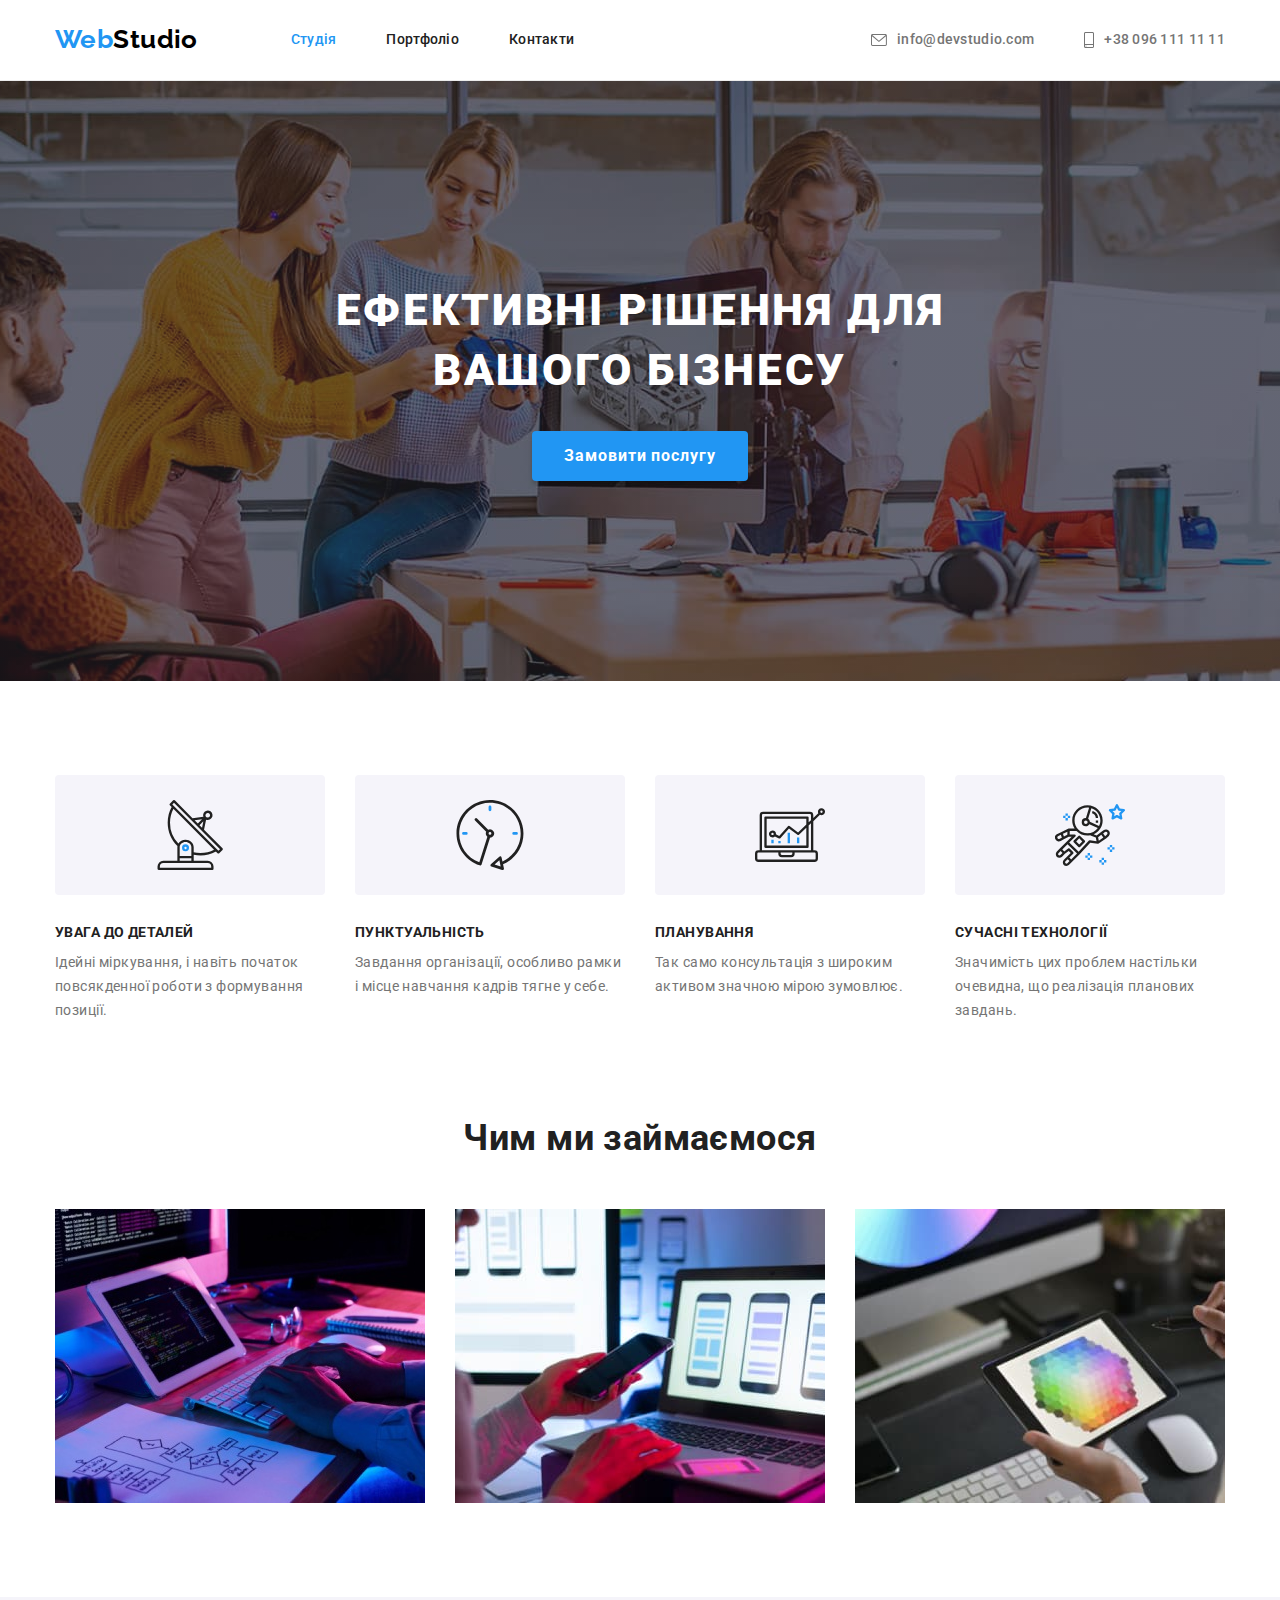
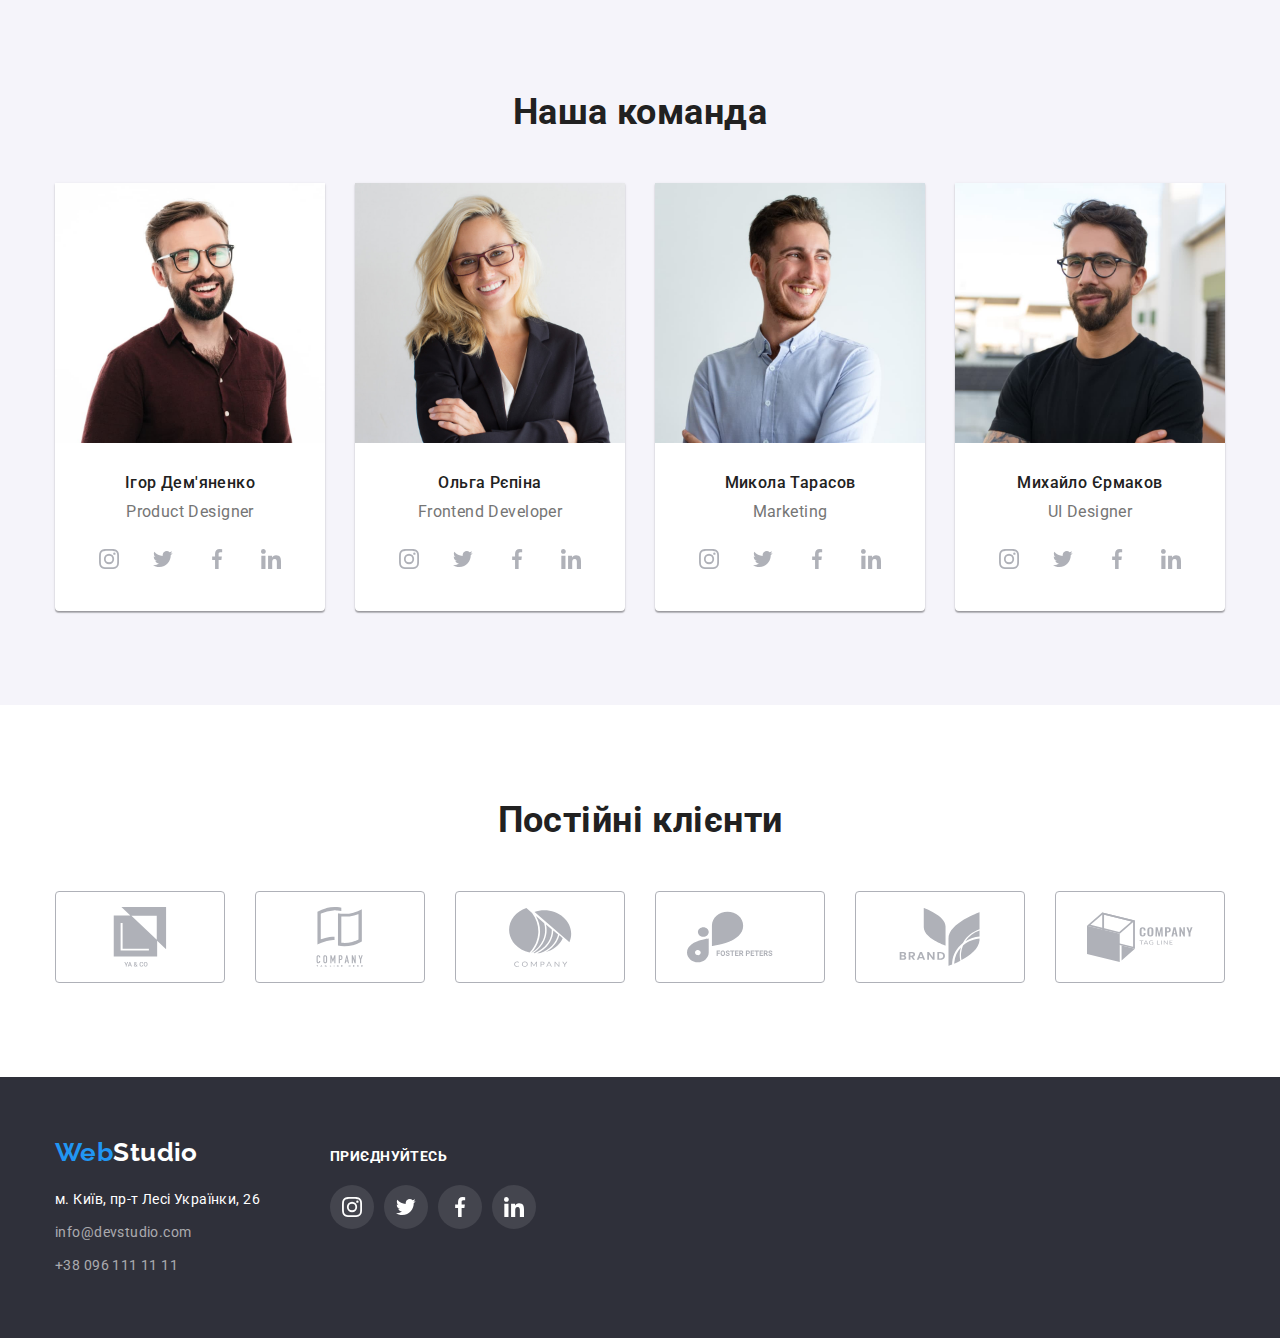
<file: index.html>
<!DOCTYPE html>
<html lang="uk">
  <head>
    <meta charset="UTF-8" />
    <meta http-equiv="X-UA-Compatible" content="IE=edge" />
    <meta name="viewport" content="width=device-width, initial-scale=1.0" />
    <title>WebStudio</title>
    <link rel="preconnect" href="https://fonts.googleapis.com" />
    <link rel="preconnect" href="https://fonts.gstatic.com" crossorigin />
    <link
      href="https://fonts.googleapis.com/css2?family=Raleway:wght@700&family=Roboto:wght@400;500;700;900&display=swap"
      rel="stylesheet"
    />
    <link
      rel="stylesheet"
      href="https://cdnjs.cloudflare.com/ajax/libs/modern-normalize/1.1.0/modern-normalize.min.css"
    />
    <link rel="stylesheet" href="./css/styles.css" />
  </head>
  <body>
    <!--Heder-->
    <header class="header">
      <div class="header-body container">
        <nav class="header-nav">
          <a class="header-logo link" href="./index.html">
            <span class="accent">Web</span>Studio
          </a>
          <ul class="nav-list list">
            <li class="item">
              <a class="nav-link current link" href="./index.html">Студія</a>
            </li>
            <li class="item">
              <a class="nav-link link" href="./portfolio.html">Портфоліо</a>
            </li>
            <li class="item">
              <a class="nav-link link" href="#">Контакти</a>
            </li>
          </ul>
        </nav>
        <ul class="header-contacts list">
          <li class="item">
            <a class="contacts link" href="mailto:@devstudio.com">
              <svg class="icon" width="16" height="12">
                <use href="./images/icons.svg#icon-envelope"></use>
              </svg>
              info@devstudio.com
            </a>
          </li>
          <li class="item">
            <a class="contacts link" href="tel:+380961111111"
              ><svg class="icon" width="10" height="16">
                <use href="./images/icons.svg#icon-smartphone"></use></svg
              >+38 096 111 11 11
            </a>
          </li>
        </ul>
      </div>
    </header>
    <!--Main content-->
    <main>
      <section class="hero">
        <h1 class="hero-title">Ефективні рішення для вашого бізнесу</h1>
        <button class="button" type="button">Замовити послугу</button>
      </section>
      <section class="benefits-section">
        <div class="container">
          <h2 class="visually-hidden">Переваги</h2>
          <ul class="benefits-list list">
            <li class="item">
              <div class="benefits-icon">
                <svg class="icon" width="70" height="70">
                  <use href="./images/icons.svg#icon-antenna"></use>
                </svg>
              </div>
              <h3 class="benefits-title">УВАГА ДО ДЕТАЛЕЙ</h3>
              <p class="benefits-desc">
                Ідейні міркування, і навіть початок повсякденної роботи з
                формування позиції.
              </p>
            </li>
            <li class="item">
              <div class="benefits-icon">
                <svg class="icon" width="70" height="70">
                  <use href="./images/icons.svg#icon-clock"></use>
                </svg>
              </div>
              <h3 class="benefits-title">ПУНКТУАЛЬНІСТЬ</h3>
              <p class="benefits-desc">
                Завдання організації, особливо рамки і місце навчання кадрів
                тягне у себе.
              </p>
            </li>
            <li class="item">
              <div class="benefits-icon">
                <svg class="icon" width="70" height="70">
                  <use href="./images/icons.svg#icon-diagram"></use>
                </svg>
              </div>
              <h3 class="benefits-title">ПЛАНУВАННЯ</h3>
              <p class="benefits-desc">
                Так само консультація з широким активом значною мірою зумовлює.
              </p>
            </li>
            <li class="item">
              <div class="benefits-icon">
                <svg class="icon" width="70" height="70">
                  <use href="./images/icons.svg#icon-astronaut"></use>
                </svg>
              </div>
              <h3 class="benefits-title">СУЧАСНІ ТЕХНОЛОГІЇ</h3>
              <p class="benefits-desc">
                Значимість цих проблем настільки очевидна, що реалізація
                планових завдань.
              </p>
            </li>
          </ul>
        </div>
      </section>
      <section class="activity-section">
        <div class="container">
          <h2 class="section-title">Чим ми займаємося</h2>
          <ul class="activity-list list">
            <li class="item">
              <img
                src="./images/web-development.jpg"
                alt="Web-розробник пише код майбутньго сайту"
                width="370"
                height="294"
              />
            </li>
            <li class="item">
              <img
                src="./images/mobile-application.jpg"
                alt="Web-розробник створює мобільний додаток"
                width="370"
                height="294"
              />
            </li>
            <li class="item">
              <img
                src="./images/web-design.jpg"
                alt="Web-дизайнер обираю кольори для макету сайту"
                width="370"
                height="294"
              />
            </li>
          </ul>
        </div>
      </section>
      <section class="team section">
        <div class="container">
          <h2 class="section-title">Наша команда</h2>
          <ul class="team-list list">
            <li class="team-item">
              <img 
                src="./images/ihor-demyanenko.jpg"
                alt="Усміхнений молодий чоловік в окулярах з бородою"
                width="270"
                height="260"
              />
              <div class="team-container">
                <h3 class="team-title">Ігор Дем'яненко</h3>
                <p class="team-desc" lang="en">Product Designer</p>
                <ul class="team-social list">
                  <li>
                    <a class="list-icon" href="#">
                      <svg class="icon" width="20" height="20">
                        <use href="./images/icons.svg#icon-instagram"></use>
                      </svg>
                    </a>
                  </li>
                  <li>
                    <a class="list-icon" href="#">
                      <svg class="icon" width="20" height="20">
                        <use href="./images/icons.svg#icon-twitter"></use>
                      </svg>
                    </a>
                  </li>
                  <li>
                    <a class="list-icon" href="#">
                      <svg class="icon" width="20" height="20">
                        <use href="./images/icons.svg#icon-facebook"></use>
                      </svg>
                    </a>
                  </li>
                  <li>
                    <a class="list-icon" href="#">
                      <svg class="icon" width="20" height="20">
                        <use href="./images/icons.svg#icon-linkedin"></use>
                      </svg>
                    </a>
                  </li>
                </ul>
              </div>
            </li>
            <li class="team-item">
              <img
                src="./images/olga-repina.jpg"
                alt="Красива, молода, усміхнена жінка в окулярах, блондинка"
                width="270"
                height="260"
              />
              <div class="team-container">
                <h3 class="team-title">Ольга Рєпіна</h3>
                <p class="team-desc" lang="en">Frontend Developer</p>
                <ul class="team-social list">
                  <li>
                    <a class="list-icon" href="#">
                      <svg class="icon" width="20" height="20">
                        <use href="./images/icons.svg#icon-instagram"></use>
                      </svg>
                    </a>
                  </li>
                  <li>
                    <a class="list-icon" href="#">
                      <svg class="icon" width="20" height="20">
                        <use href="./images/icons.svg#icon-twitter"></use>
                      </svg>
                    </a>
                  </li>
                  <li>
                    <a class="list-icon" href="#">
                      <svg class="icon" width="20" height="20">
                        <use href="./images/icons.svg#icon-facebook"></use>
                      </svg>
                    </a>
                  </li>
                  <li>
                    <a class="list-icon" href="#">
                      <svg class="icon" width="20" height="20">
                        <use href="./images/icons.svg#icon-linkedin"></use>
                      </svg>
                    </a>
                  </li>
                </ul>
              </div>
            </li>
            <li class="team-item">
              <img
                src="./images/mykola-tarasov.jpg"
                alt="Усміхнений молодий чоловік зі стильною зачіскою"
                width="270"
                height="260"
              />
              <div class="team-container">
                <h3 class="team-title">Микола Тарасов</h3>
                <p class="team-desc" lang="en">Marketing</p>
                <ul class="team-social list">
                  <li>
                    <a class="list-icon" href="#">
                      <svg class="icon" width="20" height="20">
                        <use href="./images/icons.svg#icon-instagram"></use>
                      </svg>
                    </a>
                  </li>
                  <li>
                    <a class="list-icon" href="#">
                      <svg class="icon" width="20" height="20">
                        <use
                          class="icon"
                          href="./images/icons.svg#icon-twitter"
                        ></use>
                      </svg>
                    </a>
                  </li>
                  <li>
                    <a class="list-icon" href="#">
                      <svg class="icon" width="20" height="20">
                        <use href="./images/icons.svg#icon-facebook"></use>
                      </svg>
                    </a>
                  </li>
                  <li>
                    <a class="list-icon" href="#">
                      <svg class="icon" width="20" height="20">
                        <use href="./images/icons.svg#icon-linkedin"></use>
                      </svg>
                    </a>
                  </li>
                </ul>
              </div>
            </li>
            <li class="team-item">
              <img
                src="./images/mykhailo-yermakov.jpg"
                alt="Русявий молодий чоловік з бородою в окулярах"
                width="270"
                height="260"
              />
              <div class="team-container">
                <h3 class="team-title">Михайло Єрмаков</h3>
                <p class="team-desc" lang="en">UI Designer</p>
                <ul class="team-social list">
                  <li>
                    <a class="list-icon" href="#">
                      <svg class="icon" width="20" height="20">
                        <use href="./images/icons.svg#icon-instagram"></use>
                      </svg>
                    </a>
                  </li>
                  <li>
                    <a class="list-icon" href="#">
                      <svg class="icon" width="20" height="20">
                        <use href="./images/icons.svg#icon-twitter"></use>
                      </svg>
                    </a>
                  </li>
                  <li>
                    <a class="list-icon" href="#">
                      <svg class="icon" width="20" height="20">
                        <use href="./images/icons.svg#icon-facebook"></use>
                      </svg>
                    </a>
                  </li>
                  <li>
                    <a class="list-icon" href="#">
                      <svg class="icon" width="20" height="20">
                        <use href="./images/icons.svg#icon-linkedin"></use>
                      </svg>
                    </a>
                  </li>
                </ul>
              </div>
            </li>
          </ul>
        </div>
      </section>
      <section class="section">
        <div class="container">
          <h2 class="section-title">Постійні клієнти</h2>
          <ul class="clients-list list">
            <li>
              <a class="client-icon" href="#">
                <svg class="icon" width="106" height="60">
                  <use href="./images/icons.svg#icon-company-1"></use>
                </svg>
              </a>
            </li>
            <li>
              <a class="client-icon" href="#">
                <svg class="icon" width="106" height="60">
                  <use href="./images/icons.svg#icon-company-2"></use>
                </svg>
              </a>
            </li>
            <li>
              <a class="client-icon" href="#">
                <svg class="icon" width="106" height="60">
                  <use href="./images/icons.svg#icon-company-3"></use>
                </svg>
              </a>
            </li>
            <li>
              <a class="client-icon" href="#">
                <svg class="icon" width="106" height="60">
                  <use href="./images/icons.svg#icon-company-4"></use>
                </svg>
              </a>
            </li>
            <li>
              <a class="client-icon" href="#">
                <svg class="icon" width="106" height="60">
                  <use href="./images/icons.svg#icon-company-5"></use>
                </svg>
              </a>
            </li>
            <li>
              <a class="client-icon" href="#">
                <svg class="icon" width="106" height="60">
                  <use href="./images/icons.svg#icon-company-6"></use>
                </svg>
              </a>
            </li>
          </ul>
        </div>
      </section>
    </main>
    <!--Footer-->
    <footer class="footer">
      <div class="footer-container container">
        <div class="item-address">
          <a class="footer-logo link" href="./index.html">
            <span class="accent">Web</span>Studio
          </a>
          <div class="footer-address">
            <ul class="footer-contacts list">
              <li class="item">
                <a
                  class="address link"
                  href="https://goo.gl/maps/tie1WCM4w2AjtQoDA"
                  target="_blank"
                  rel="noopener noreferrer nofollow"
                  >м. Київ, пр-т Лесі Українки, 26
                </a>
              </li>
              <li class="item">
                <a class="contacts link" href="mailto:@devstudio.com"
                  >info@devstudio.com
                </a>
              </li>
              <li class="item">
                <a class="contacts link" href="tel:+380961111111"
                  >+38 096 111 11 11
                </a>
              </li>
            </ul>
          </div>
        </div>
        <div class="item-socials">
          <h2 class="title-socials">Приєднуйтесь</h2>
          <ul class="socials-list list">
            <li>
              <a class="list-icon" href="#">
                <svg class="icon" width="20" height="20">
                  <use href="./images/icons.svg#icon-instagram"></use>
                </svg>
              </a>
            </li>
            <li>
              <a class="list-icon" href="#">
                <svg class="icon" width="20" height="20">
                  <use href="./images/icons.svg#icon-twitter"></use>
                </svg>
              </a>
            </li>
            <li>
              <a class="list-icon" href="#">
                <svg class="icon" width="20" height="20">
                  <use href="./images/icons.svg#icon-facebook"></use>
                </svg>
              </a>
            </li>
            <li>
              <a class="list-icon" href="#">
                <svg class="icon" width="20" height="20">
                  <use href="./images/icons.svg#icon-linkedin"></use>
                </svg>
              </a>
            </li>
          </ul>
        </div>
      </div>
    </footer>
  </body>
</html>
</file>
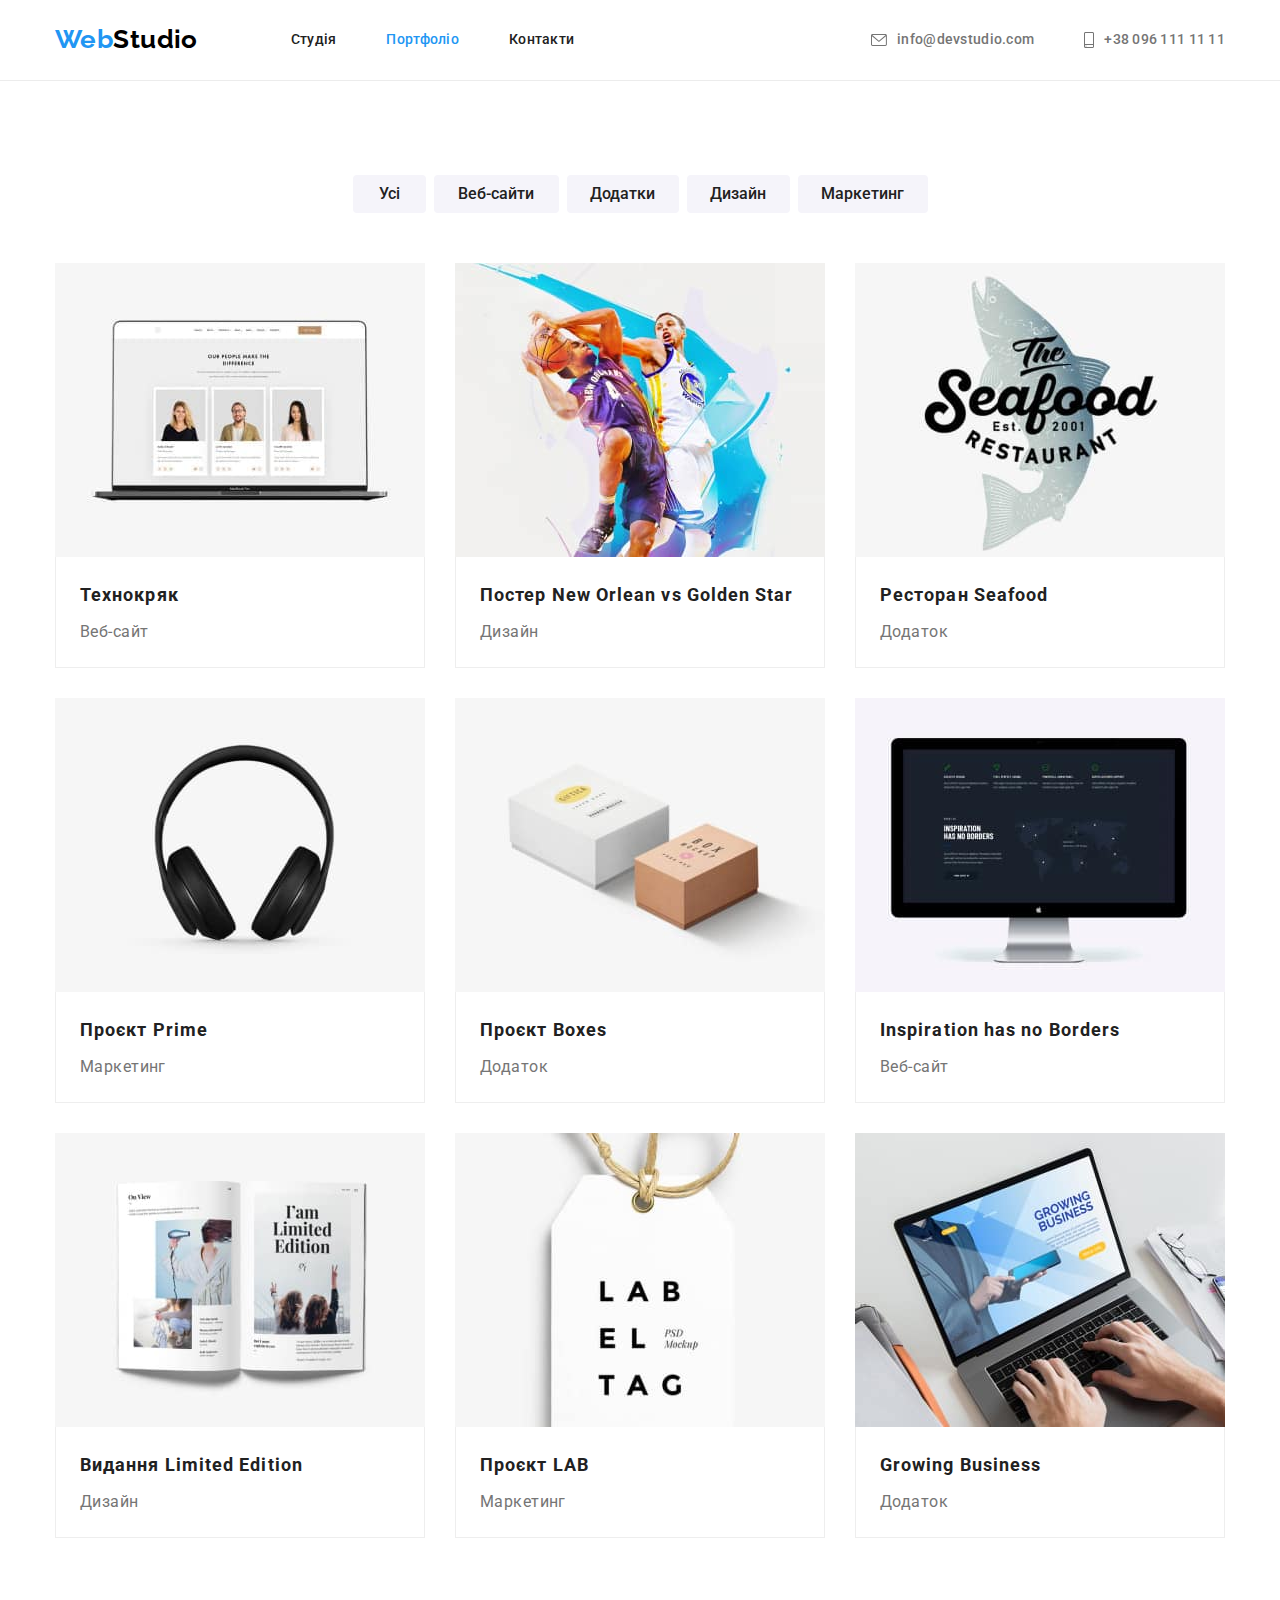
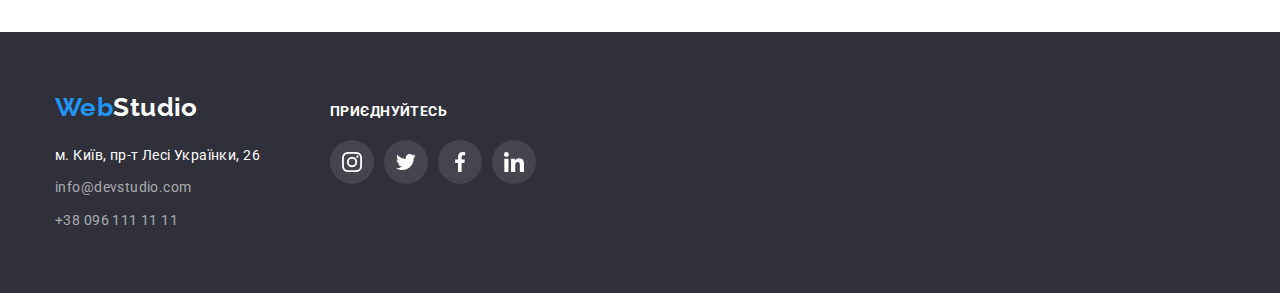
<file: portfolio.html>
<!DOCTYPE html>
<html lang="uk">
  <head>
    <meta charset="UTF-8" />
    <meta http-equiv="X-UA-Compatible" content="IE=edge" />
    <meta name="viewport" content="width=device-width, initial-scale=1.0" />
    <title>Портфоліо</title>
    <link rel="preconnect" href="https://fonts.googleapis.com" />
    <link rel="preconnect" href="https://fonts.gstatic.com" crossorigin />
    <link
      href="https://fonts.googleapis.com/css2?family=Raleway:wght@700&family=Roboto:wght@400;500;700;900&display=swap"
      rel="stylesheet"
    />
    <link
      rel="stylesheet"
      href="https://cdnjs.cloudflare.com/ajax/libs/modern-normalize/1.1.0/modern-normalize.min.css"
    />
    <link rel="stylesheet" href="./css/styles.css" />
  </head>
  <body>
    <!--Heder-->
    <header class="header">
      <div class="header-body container">
        <nav class="header-nav">
          <a class="header-logo link" href="./index.html">
            <span class="accent">Web</span>Studio
          </a>
          <ul class="nav-list list">
            <li class="item">
              <a class="nav-link link" href="./index.html">Студія</a>
            </li>
            <li class="item">
              <a class="nav-link current link" href="./portfolio.html"
                >Портфоліо
              </a>
            </li>
            <li class="item">
              <a class="nav-link link" href="#">Контакти</a>
            </li>
          </ul>
        </nav>
        <ul class="header-contacts list">
          <li class="item">
            <a class="contacts link" href="mailto:@devstudio.com">
              <svg class="icon" width="16" height="12">
                <use href="./images/icons.svg#icon-envelope"></use>
              </svg>
              info@devstudio.com
            </a>
          </li>
          <li class="item">
            <a class="contacts link" href="tel:+380961111111"
              ><svg class="icon" width="10" height="16">
                <use href="./images/icons.svg#icon-smartphone"></use></svg
              >+38 096 111 11 11
            </a>
          </li>
        </ul>
      </div>
    </header>
    <!--Main content-->
    <main>
      <section class="section">
        <div class="container">
          <h1 class="visually-hidden">Наші проекти</h1>
          <ul class="filter list">
            <li><button class="filter-btn first" type="button">Усі</button></li>
            <li>
              <button class="filter-btn second" type="button">Веб-сайти</button>
            </li>
            <li>
              <button class="filter-btn third" type="button">Додатки</button>
            </li>
            <li>
              <button class="filter-btn fourth" type="button">Дизайн</button>
            </li>
            <li>
              <button class="filter-btn fifth" type="button">Маркетинг</button>
            </li>
          </ul>
          <ul class="projects-list list">
            <li class="projects-item">
              <a
                class="link"
                href="#"
                target="_blank"
                rel="noopener noreferrer nofollow"
              >
                <img
                  src="./images/portfolio-images/portfolio-foto-1.jpg"
                  alt="Ноутбук з відкритим веб-сайтом на екрані"
                  width="370"
                  height="294"
                />
                <div class="project-container">
                  <h2 class="project-title">Технокряк</h2>
                  <p class="project-desc">Веб-сайт</p>
                </div>
              </a>
            </li>
            <li class="projects-item">
              <a
                class="link"
                href="#"
                target="_blank"
                rel="noopener noreferrer nofollow"
              >
                <img
                  src="./images/portfolio-images/portfolio-foto-2.jpg"
                  alt="Постер з баскетболістами, які грають"
                  width="370"
                  height="294"
                />
                <div class="project-container">
                  <h2 class="project-title">
                    Постер <span lang="en">New Orlean vs Golden Star</span>
                  </h2>
                  <p class="project-desc">Дизайн</p>
                </div>
              </a>
            </li>
            <li class="projects-item">
              <a
                class="link"
                href="#"
                target="_blank"
                rel="noopener noreferrer nofollow"
              >
                <img
                  src="./images/portfolio-images/portfolio-foto-3.jpg"
                  alt="Емблема ресторану морепродуктів"
                  width="370"
                  height="294"
                />
                <div class="project-container">
                  <h2 class="project-title">
                    Ресторан <span lang="en">Seafood</span>
                  </h2>
                  <p class="project-desc">Додаток</p>
                </div>
              </a>
            </li>
            <li class="projects-item">
              <a
                class="link"
                href="#"
                target="_blank"
                rel="noopener noreferrer nofollow"
              >
                <img
                  src="./images/portfolio-images/portfolio-foto-4.jpg"
                  alt="Навушники"
                  width="370"
                  height="294"
                />
                <div class="project-container">
                  <h2 class="project-title">
                    Проєкт <span lang="en">Prime</span>
                  </h2>
                  <p class="project-desc">Маркетинг</p>
                </div>
              </a>
            </li>
            <li class="projects-item">
              <a
                class="link"
                href="#"
                target="_blank"
                rel="noopener noreferrer nofollow"
              >
                <img
                  src="./images/portfolio-images/portfolio-foto-5.jpg"
                  alt="Дві картонні коробки"
                  width="370"
                  height="294"
                />
                <div class="project-container">
                  <h2 class="project-title">
                    Проєкт <span lang="en">Boxes</span>
                  </h2>
                  <p class="project-desc">Додаток</p>
                </div>
              </a>
            </li>
            <li class="projects-item">
              <a
                class="link"
                href="#"
                target="_blank"
                rel="noopener noreferrer nofollow"
              >
                <img
                  src="./images/portfolio-images/portfolio-foto-6.jpg"
                  alt="Комп'ютер з відкритим веб-сайтом на екрані"
                  width="370"
                  height="294"
                />
                <div class="project-container">
                  <h2 class="project-title" lang="en">
                    Inspiration has no Borders
                  </h2>
                  <p class="project-desc">Веб-сайт</p>
                </div>
              </a>
            </li>
            <li class="projects-item">
              <a
                class="link"
                href="#"
                target="_blank"
                rel="noopener noreferrer nofollow"
              >
                <img
                  src="./images/portfolio-images/portfolio-foto-7.jpg"
                  alt="Відкритий журнал"
                  width="370"
                  height="294"
                />
                <div class="project-container">
                  <h2 class="project-title">
                    Видання <span lang="en">Limited Edition</span>
                  </h2>
                  <p class="project-desc">Дизайн</p>
                </div>
              </a>
            </li>
            <li class="projects-item">
              <a
                class="link"
                href="#"
                target="_blank"
                rel="noopener noreferrer nofollow"
              >
                <img
                  src="./images/portfolio-images/portfolio-foto-8.jpg"
                  alt="Бірка з назвою поєкту"
                  width="370"
                  height="294"
                />
                <div class="project-container">
                  <h2 class="project-title">Проєкт LAB</h2>
                  <p class="project-desc">Маркетинг</p>
                </div>
              </a>
            </li>
            <li class="projects-item">
              <a
                class="link"
                href="#"
                target="_blank"
                rel="noopener noreferrer nofollow"
              >
                <img
                  src="./images/portfolio-images/portfolio-foto-9.jpg"
                  alt="Людина працює за ноутбуком"
                  width="370"
                  height="294"
                />
                <div class="project-container">
                  <h2 class="project-title" lang="en">Growing Business</h2>
                  <p class="project-desc">Додаток</p>
                </div>
              </a>
            </li>
          </ul>
        </div>
      </section>
    </main>
    <!--Footer-->
    <footer class="footer">
      <div class="footer-container container">
        <div class="item-address">
          <a class="footer-logo link" href="./index.html">
            <span class="accent">Web</span>Studio
          </a>
          <div class="footer-address">
            <ul class="footer-contacts list">
              <li class="item">
                <a
                  class="address link"
                  href="https://goo.gl/maps/tie1WCM4w2AjtQoDA"
                  target="_blank"
                  rel="noopener noreferrer nofollow"
                  >м. Київ, пр-т Лесі Українки, 26
                </a>
              </li>
              <li class="item">
                <a class="contacts link" href="mailto:@devstudio.com"
                  >info@devstudio.com
                </a>
              </li>
              <li class="item">
                <a class="contacts link" href="tel:+380961111111"
                  >+38 096 111 11 11
                </a>
              </li>
            </ul>
          </div>
        </div>
        <div class="item-socials">
          <h2 class="title-socials">Приєднуйтесь</h2>
          <ul class="socials-list list">
            <li>
              <a class="list-icon" href="#">
                <svg class="icon" width="20" height="20">
                  <use                    
                    href="./images/icons.svg#icon-instagram"
                  ></use>
                </svg>
              </a>
            </li>
            <li>
              <a class="list-icon" href="#">
                <svg class="icon" width="20" height="20">
                  <use
                    href="./images/icons.svg#icon-twitter"
                  ></use>
                </svg>
              </a>
            </li>
            <li>
              <a class="list-icon" href="#">
                <svg class="icon" width="20" height="20">
                  <use
                    href="./images/icons.svg#icon-facebook"
                  ></use>
                </svg>
              </a>
            </li>
            <li>
              <a class="list-icon" href="#">
                <svg class="icon" width="20" height="20">
                  <use
                    href="./images/icons.svg#icon-linkedin"
                  ></use>
                </svg>
              </a>
            </li>
          </ul>
        </div>
      </div>
    </footer>
  </body>
</html>
</file>
<file: css/styles.css>
:root {
  --main-background-color: #ffffff;
  --section-background-color: #2f303a;
  --hero-background-color: #c4c4c4;
  --list-background-color: #f5f4fa;
  --footer-socials-background: rgba(255, 255, 255, 0.1);

  --title-color: #212121;
  --desc-color: #757575;
  --white-color: #ffffff;
  --secondary-white-color: rgba(255, 255, 255, 0.6);
  --accent-color: #2196f3;
  --activ-btn-color: #188ce8;
  --dark-logo-color: #000000;
  --border-project-color: #eeeeee;
  --border-header-color: #ececec;
  --social-icon-color: #afb1b8;

  --hero-linear-gradient: rgba(47, 48, 58, 0.4);

  --shadow-img: 0px 1px 3px rgba(0, 0, 0, 0.12), 0px 1px 1px rgba(0, 0, 0, 0.14),
    0px 2px 1px rgba(0, 0, 0, 0.2);
  --shadow-btn: rgba(0, 0, 0, 0.15);
  --shadow-filter-btn: 0px 3px 1px rgba(0, 0, 0, 0.1),
    0px 1px 2px rgba(0, 0, 0, 0.08), 0px 2px 2px rgba(0, 0, 0, 0.12);
  --shadow-projects-item: rgba(0, 0, 0, 0.12),
    0px 4px 4px rgba(0, 0, 0, 0.06), 1px 4px 6px rgba(0, 0, 0, 0.16);
}

body {
  background-color: var(--main-background-color);
  color: var(--title-color);
  font-family: "Roboto", sans-serif;
  font-size: 14px;
  letter-spacing: 0.03em;
}

.link {
  text-decoration: none;
}

.list {
  list-style: none;
  margin: 0;
  padding-left: 0;
}

.container {
  width: 1200px;
  margin: 0 auto;
  padding-left: 15px;
  padding-right: 15px;
}

img {
  display: block;
  max-width: 100%;
}

h2,
p {
  margin: 0;
}
/* CSS for index.html */

/* Header section*/

.header {
  border-bottom: 1px solid var(--border-header-color);
}

.header-body {
  display: flex;
  align-items: center;
}

.header-nav {
  display: flex;
  align-items: center;
}

.nav-list {
  display: flex;
  margin-left: 93px;
}

.nav-list .item:not(:last-child) {
  margin-right: 50px;
}

.header-logo,
.footer-logo {
  color: var(--dark-logo-color);
  font-family: "Raleway", sans-serif;
  font-weight: 700;
  font-size: 26px;
  line-height: 1.2;
}

.header-logo .accent,
.footer-logo .accent {
  color: var(--accent-color);
}

.nav-link {
  display: block;
  padding-top: 32px;
  padding-bottom: 32px;

  color: var(--title-color);
  font-weight: 500;
  line-height: 1.14;
  letter-spacing: 0.02em;
}

.nav-link:hover,
.nav-link:focus {
  color: var(--accent-color);
}

.nav-link.current {
  color: var(--accent-color);
}

.header-contacts {
  display: flex;
  margin-left: auto;
  gap: 50px;
}

.header-contacts .contacts {
  display: flex;
  align-items: center;
  padding-top: 32px;
  padding-bottom: 32px;

  color: var(--desc-color);
  font-weight: 500;
  line-height: 1.14;
  letter-spacing: 0.02em;
}

.header-contacts .contacts .icon {
  margin-right: 10px;
  fill: var(--desc-color);
}

a.contacts:hover .icon {
  fill: var(--accent-color);
}

a.contacts:hover,
a.contacts:focus {
  color: var(--accent-color);
}

/* Hero section */

.hero {
  max-width: 1600px;
  min-height: 600px;
  padding: 200px 0;
  margin-right: auto;
  margin-left: auto;

  background-image: linear-gradient(
      var(--hero-linear-gradient),
      var(--hero-linear-gradient)
    ),
    url("../images/hero-banner.jpg");
  background-position: center;
  background-repeat: no-repeat;

  background-color: var(--hero-background-color);
  text-align: center;
}

.hero-title {
  max-width: 696px;
  margin-top: 0;
  margin-right: auto;
  margin-bottom: 30px;
  margin-left: auto;

  color: var(--white-color);
  font-weight: 900;
  font-size: 44px;
  line-height: 1.36;
  letter-spacing: 0.06em;
  text-transform: uppercase;
}

.button {
  display: inline-block;
  border-width: 0;
  border-radius: 4px;
  border-style: none;
  padding: 10px 32px;
  box-shadow: 0px 4px 4px var(--shadow-btn);

  background-color: var(--accent-color);
  color: var(--white-color);
  font-family: inherit;
  font-weight: 700;
  font-size: 16px;
  line-height: 1.88;
  letter-spacing: 0.06em;
  cursor: pointer;
}

.button:hover,
.button:focus {
  background-color: var(--activ-btn-color);
  color: var(--white-color);
}

/* Benefits section */

.benefits-section {
  padding: 94px 0 47px 0;
}

.visually-hidden {
  position: absolute;
  white-space: nowrap;
  width: 1px;
  height: 1px;
  overflow: hidden;
  padding: 0;
  border: 0;
  clip: rect(0 0 0 0);
  clip-path: inset(50%);
  margin: -1px;
}

.benefits-list {
  display: flex;
  flex-wrap: wrap;
  gap: 30px;
}

.benefits-list > .item {
  flex-basis: calc((100% - 90px) / 4);
}

.item .benefits-icon {
  width: 270px;
  height: 120px;
  padding: 25px 100px;
  margin-bottom: 30px;
  border-radius: 4px;

  background: var(--list-background-color);
}

.benefits-title {
  margin-top: 0;
  margin-bottom: 10px;

  font-weight: 700;
  font-size: 14px;
  line-height: 1.14;
  text-transform: uppercase;
}

.benefits-desc {
  color: var(--desc-color);
  line-height: 1.71;
}

/* Activity section */

.activity-section {
  padding: 47px 0 94px 0;
}

.section-title {
  margin-top: 0;
  margin-bottom: 50px;

  font-weight: 700;
  font-size: 36px;
  line-height: 1.17;
  text-align: center;
}

.activity-list {
  display: flex;
  gap: 30px;
}

.activity-list > .item {
  flex-basis: calc((100% - 60px) / 3);
}

/* Team section */

.section {
  padding: 94px 0;
}

.team {
  background-color: var(--list-background-color);
}

.team-list {
  display: flex;
  text-align: center;
  gap: 30px;
}

.team-list > .team-item {
  flex-basis: calc((100% - 90px) / 4);
}

.team-item {
  background-color: var(--main-background-color);
  box-shadow: var(--shadow-img);
  border-radius: 0px 0px 4px 4px;
}

.team-container {
  padding-top: 30px;
  padding-bottom: 30px;
}

.team-title {
  margin-top: 0;
  margin-bottom: 10px;

  font-weight: 500;
  font-size: 16px;
  line-height: 1.19;
}

.team-desc {
  margin-bottom: 16px;
  color: var(--desc-color);
  font-size: 16px;
  line-height: 1.19;
}

.team-social {
  display: flex;
  justify-content: center;
  gap: 10px;
}

.team-social .list-icon {
  display: flex;
  justify-content: center;
  align-items: center;
  width: 44px;
  height: 44px;

  fill: var(--social-icon-color);
}

.team-social .list-icon:hover,
.team-social .list-icon:focus {
  background: var(--accent-color);
  border-radius: 50%;

  fill: var(--white-color);
}

/* Our clients */

.clients-list {
  display: flex;
  justify-content: center;
  gap: 30px;
}

.clients-list .client-icon {
  display: flex;
  justify-content: center;
  align-items: center;
  width: 170px;
  height: 92px;

  border: 1px solid var(--social-icon-color);
  border-radius: 4px;

  fill: var(--social-icon-color);
}

.clients-list .client-icon:hover,
.clients-list .client-icon:focus {
  fill: var(--accent-color);
  border: 1px solid var(--accent-color);
}

/* Footer section */

.footer {
  padding-top: 60px;
  padding-bottom: 60px;

  background-color: var(--section-background-color);
  line-height: 1.71;
}

.footer .footer-container {
  display: flex;
  align-items: baseline;
}

.footer-logo {
  display: block;
  margin-bottom: 20px;
}

.footer-container .item-address {
   margin-right: 70px;
}

.footer .footer-logo,
.footer .address {
  color: var(--white-color);
}

address {
  font-style: normal;
}

.footer-address .item > .address,
.footer-address .item > .contacts {
  display: block;
}

.footer-contacts .item > .contacts {
  margin-top: 9px;
}

.footer-contacts .contacts {
  color: var(--secondary-white-color);
}
 
.item-socials .socials-list {
  display: flex;
  gap: 10px;
}

.socials-list .list-icon {
  display: flex;
  justify-content: center;
  align-items: center;
  width: 44px;
  height: 44px;

  background: var(--footer-socials-background);
  border-radius: 50%;
  fill: var(--white-color);
}

.socials-list .list-icon:hover,
.socials-list .list-icon:focus {
  background: var(--accent-color);
}

.title-socials {
  margin-top: 0;
  margin-bottom: 20px;

  font-weight: 700;
  font-size: 14px;
  line-height: 1.14;
  text-transform: uppercase;

  color: var(--white-color);
}

/* SCC for portfolio.html */

/* Our projects section */

.filter {
  display: flex;
  justify-content: center;
  margin-bottom: 50px;
  gap: 8px;
}

.filter-btn {
  display: inline-block;
  border-width: 0;
  border-radius: 4px;
  border-style: none;
  padding: 6px 22px;

  background-color: var(--list-background-color);
  color: var(--title-color);
  font-family: inherit;
  font-weight: 500;
  font-size: 16px;
  line-height: 1.63;
  cursor: pointer;
}

.filter .first {
  min-width: 73px;
  padding: 6px 25px;
}

.filter .second {
  min-width: 125px;
}

.filter .third {
  min-width: 112px;
}

.filter .fourth {
  min-width: 103px;
}

.filter .fifth {
  min-width: 130px;
}

.filter-btn:hover,
.filter-btn:focus {
  background-color: var(--accent-color);
  color: var(--white-color);
  box-shadow: var(--shadow-filter-btn);
}

.projects-list {
  display: flex;
  flex-wrap: wrap;
  gap: 30px;
  /* margin-left: -30px;
  margin-top: -30px; */
}

/* .projects-list > .projects-item {
  flex-basis: calc(100% / 3 - 30px);
  margin-left: 30px;
  margin-top: 30px;
} */
.projects-item .link {
  display: block;
}

.projects-item .link:hover,
.projects-item .link:focus {
  box-shadow: 0px 1px 1px var(--shadow-projects-item);
}

.project-title {
  margin-bottom: 4px;

  color: var(--title-color);
  font-size: 18px;
  line-height: 2;
  letter-spacing: 0.06em;
}

.project-desc {
  color: var(--desc-color);
  font-size: 16px;
  line-height: 1.88;
}

.project-container {
  padding: 20px 24px;
  border-right: 1px solid var(--border-project-color);
  border-bottom: 1px solid var(--border-project-color);
  border-left: 1px solid var(--border-project-color);
}
</file>
